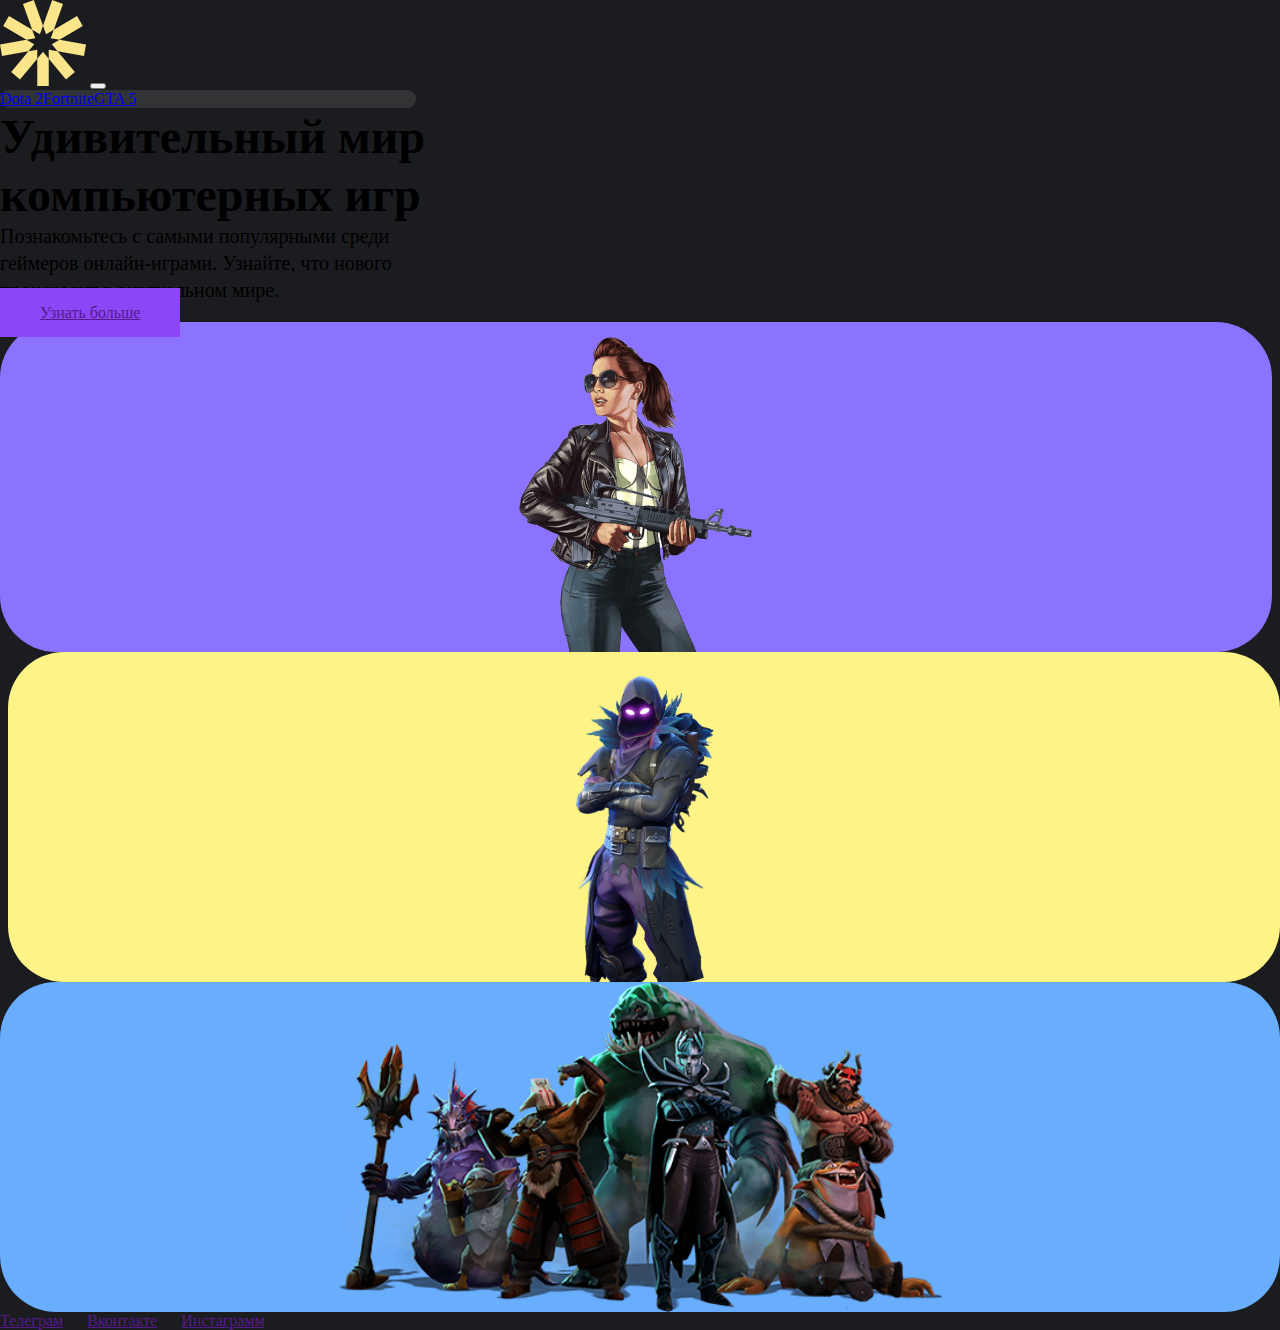
<file: index.html>
<!DOCTYPE html>
<html lang="en">
  <head>
    <meta charset="UTF-8">
    <meta http-equiv="X-UA-Compatible" content="IE=edge">
    <meta name="viewport" content="width=device-width, initial-scale=1.0">
    <title>Главная</title>
    <!-- Bootstrap-->
    <link href="https://cdn.jsdelivr.net/npm/bootstrap@5.2.3/dist/css/bootstrap.min.css" rel="stylesheet" integrity="sha384-rbsA2VBKQhggwzxH7pPCaAqO46MgnOM80zW1RWuH61DGLwZJEdK2Kadq2F9CUG65" crossorigin="anonymous">
    <!-- Свой файл стилей-->
    <link rel="stylesheet" href="style.css">
  </head>
  <body> 
    <div class="container-xl p-0">
      <nav class="navbar navbar-expand-lg menu-bg">
        <div class="container-fluid"><a class="navbar-brand" href="index.html"><img class="logo" src="./img/logo.svg" width="86" height="86" alt=""></a>
          <button class="navbar-toggler menu-btn" type="button" data-bs-toggle="collapse" data-bs-target="#navbarNavAltMarkup" aria-controls="navbarNavAltMarkup" aria-expanded="false" aria-label="Переключатель навигации"><span class="navbar-toggler-icon"></span></button>
          <div class="collapse navbar-collapse justify-content-center" id="navbarNavAltMarkup">
            <div class="navbar-nav navigation"><a class="nav-link text-white fs-5" href="dota.html">Dota 2</a><a class="nav-link text-white fs-5 mx-4" href="fortnite.html">Fortnite</a><a class="nav-link text-white fs-5" href="gta.html">GTA 5</a></div>
          </div>
        </div>
      </nav>
    </div>
    <main>
      <section class="main-content pt-5">
        <div class="container">
          <div class="row">
            <div class="col-xxl-7 col-xl-6 col-lg-6 col-md-12">
              <!-- Колонка для блока с текстом-->
              <div class="hero-section pb-5">
                <h1 class="hero-title text-white m-0">Удивительный мир <br> компьютерных игр</h1>
                <p class="hero-desc text-white my-5">Познакомьтесь с самыми популярными среди<br> геймеров онлайн-играми. Узнайте, что нового <br> происходит в виртуальном мире.</p><a class="btn btn-purple text-white" href="">Узнать больше</a>
              </div>
            </div>
            <div class="col-xxl-5 col-xl-6 col-lg-6 col-md-12">
              <!-- Колонка для карточек с играми-->
              <div class="card-games d-flex flex-column">
                <div class="first-card-row d-flex justify-content-between">
                  <div class="gta-img"><img src="./img/gta.png" alt=""></div>
                  <div class="fortnite-img"><img src="./img/fort.png" alt=""></div>
                </div>
                <div class="dota-img mt-4"><img src="./img/dota.png" alt=""></div>
              </div>
              <!-- // Колонка для карточек с играми-->
            </div>
          </div>
        </div>
      </section>
    </main>
    <footer>
      <div class="footer-content container d-flex justify-content-center mt-5 pb-4"><a class="text-white footer-link" href="">Телеграм</a><a class="text-white footer-link" href="">Вконтакте</a><a class="text-white footer-link" href="">Инстаграмм</a></div>
    </footer>
    <!-- Bootstrap JS-->
    <script src="https://cdn.jsdelivr.net/npm/bootstrap@5.2.3/dist/js/bootstrap.bundle.min.js" crossorigin="anonymous"></script>
  </body>
</html>
</file>
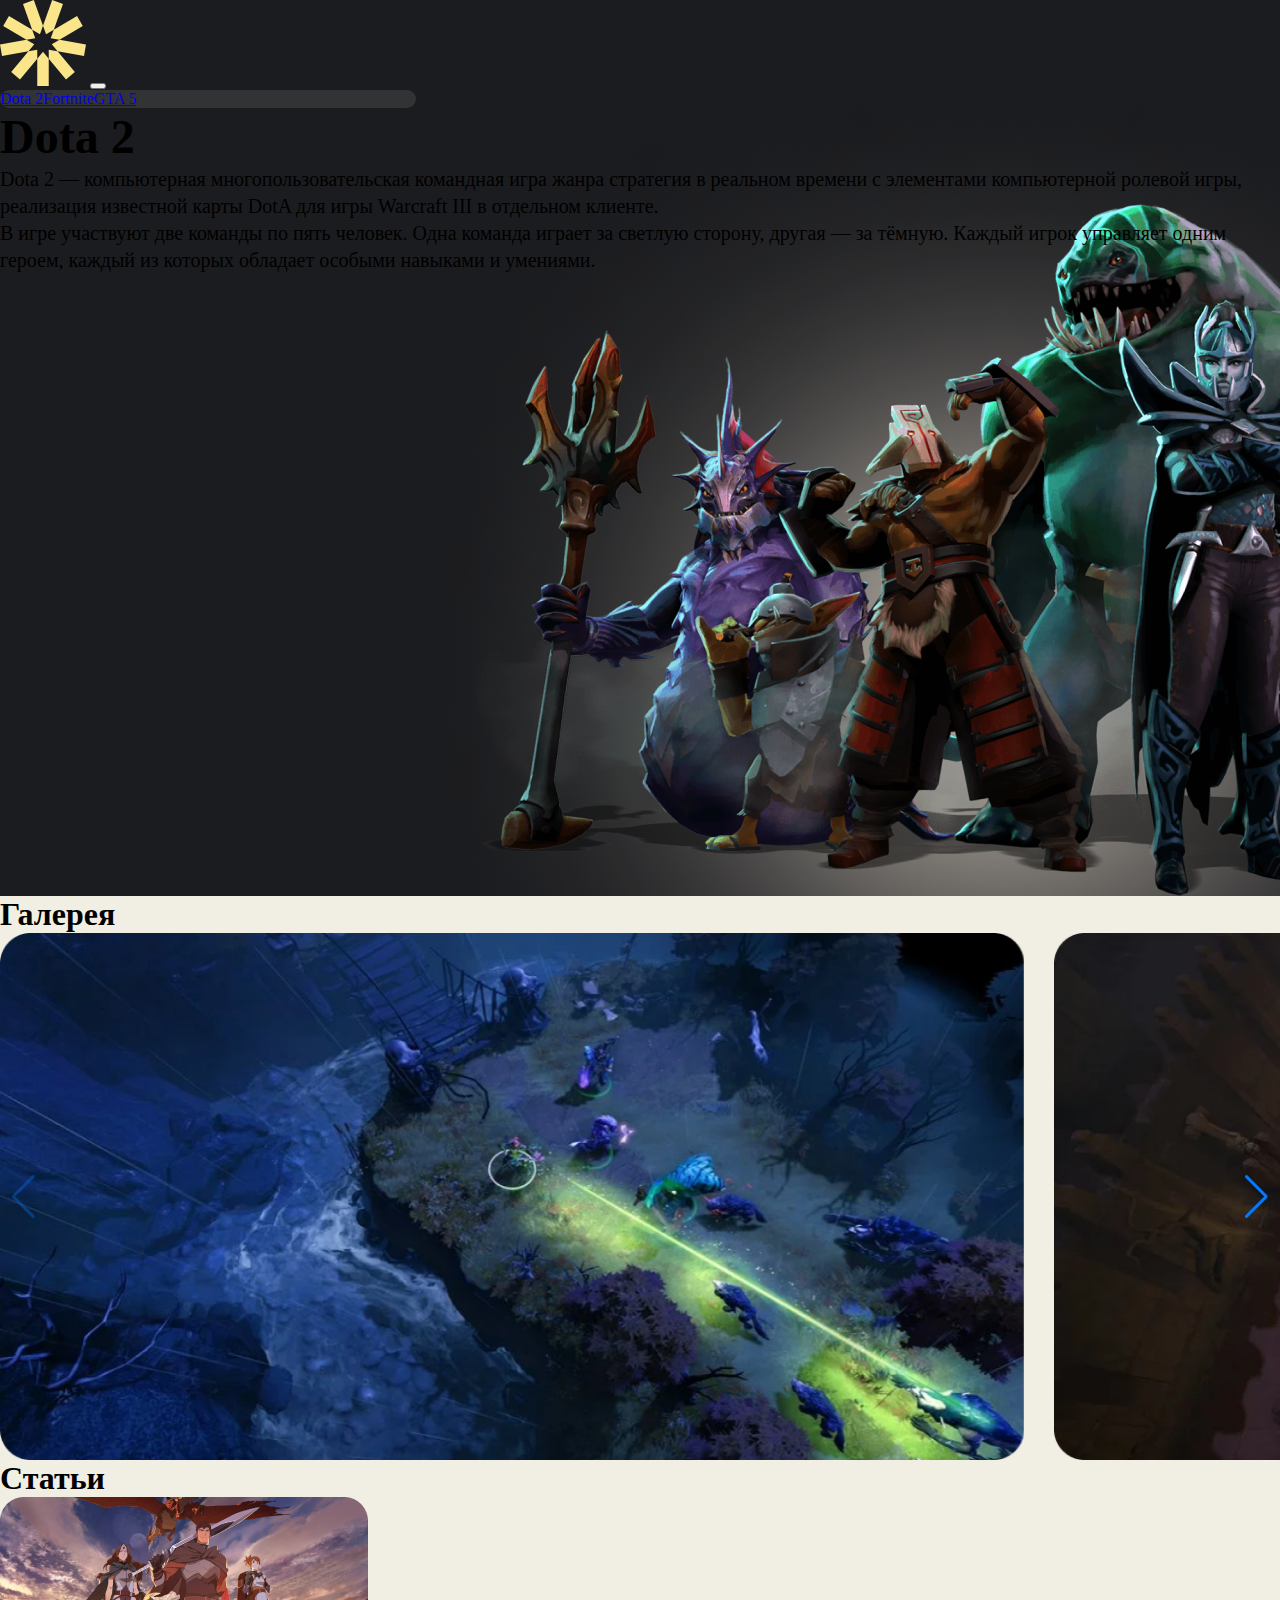
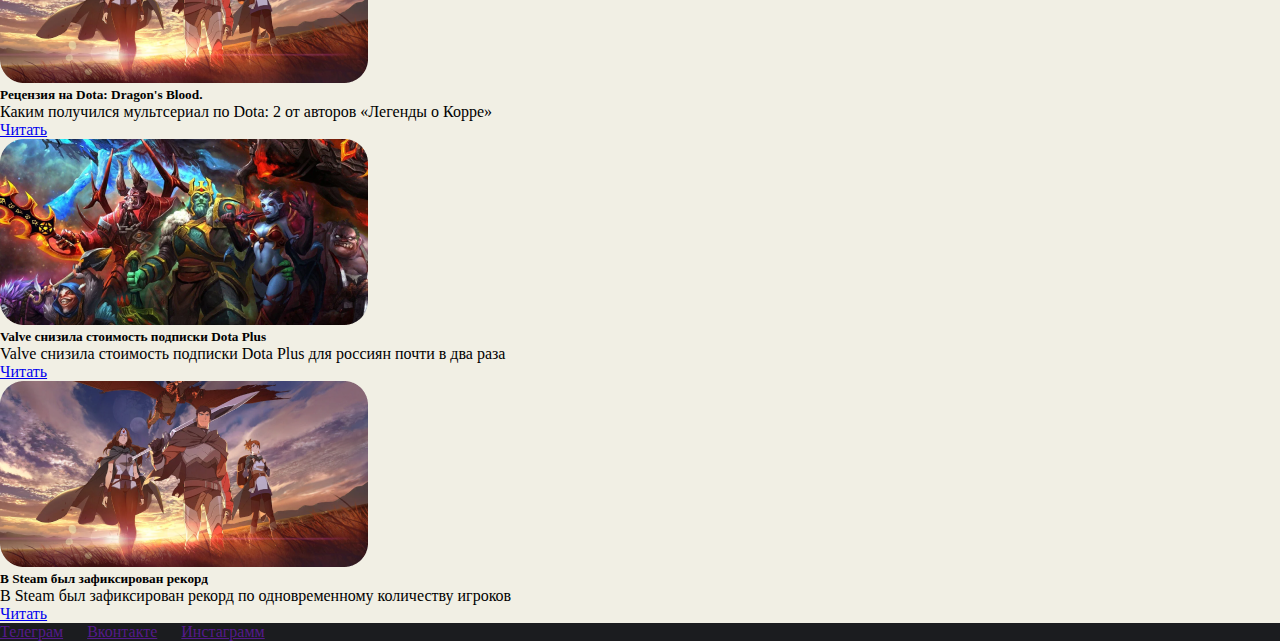
<file: dota.html>
<!DOCTYPE html>
<html lang="en">
  <head>
    <meta charset="UTF-8">
    <meta http-equiv="X-UA-Compatible" content="IE=edge">
    <meta name="viewport" content="width=device-width, initial-scale=1.0">
    <title>Dota 2</title>
    <!-- Swiper CSS-->
    <link rel="stylesheet" href="https://cdn.jsdelivr.net/npm/swiper@8/swiper-bundle.min.css">
    <!-- Bootstrap CSS-->
    <link href="https://cdn.jsdelivr.net/npm/bootstrap@5.2.3/dist/css/bootstrap.min.css" rel="stylesheet" integrity="sha384-rbsA2VBKQhggwzxH7pPCaAqO46MgnOM80zW1RWuH61DGLwZJEdK2Kadq2F9CUG65" crossorigin="anonymous">
    <!-- Свой файл стилей-->
    <link rel="stylesheet" href="style.css">
  </head>
  <body> 
    <div class="container-xl p-0">
      <nav class="navbar navbar-expand-lg menu-bg">
        <div class="container-fluid"><a class="navbar-brand" href="index.html"><img class="logo" src="./img/logo.svg" width="86" height="86" alt=""></a>
          <button class="navbar-toggler menu-btn" type="button" data-bs-toggle="collapse" data-bs-target="#navbarNavAltMarkup" aria-controls="navbarNavAltMarkup" aria-expanded="false" aria-label="Переключатель навигации"><span class="navbar-toggler-icon"></span></button>
          <div class="collapse navbar-collapse justify-content-center" id="navbarNavAltMarkup">
            <div class="navbar-nav navigation"><a class="nav-link text-white fs-5" href="dota.html">Dota 2</a><a class="nav-link text-white fs-5 mx-4" href="fortnite.html">Fortnite</a><a class="nav-link text-white fs-5" href="gta.html">GTA 5</a></div>
          </div>
        </div>
      </nav>
    </div>
    <header>
      <div class="dota-box">
        <div class="container-xl p-0">
          <div class="container">
            <div class="row">
              <div class="col-xxl-6 col-xl-6 col-lg-6 col-md-12">
                <!-- Колонка для блока с текстом-->
                <div class="hero-section pt-5">
                  <h1 class="hero-title text-white m-0">Dota 2</h1>
                  <p class="hero-desc text-white my-5">Dota 2 — компьютерная многопользовательская командная игра жанра стратегия в реальном времени с элементами компьютерной ролевой игры, реализация известной карты DotA для игры Warcraft III в отдельном клиенте.</p>
                  <p class="hero-desc text-white">В игре участвуют две команды по пять человек. Одна команда играет за светлую сторону, другая — за тёмную. Каждый игрок управляет одним героем, каждый из которых обладает особыми навыками и умениями.</p>
                </div>
              </div>
            </div>
          </div>
        </div>
        <div class="img-mobile"><img src="./img/pic/dota-big.png" alt="dota-big"></div>
      </div>
    </header>
    <main>
      <section class="gallery pt-5">
        <div class="container-xl p-0">
          <div class="container">
            <h1 class="gallery-title">Галерея</h1>
            <!-- Swiper-->
            <div class="swiper mySwiper">
              <div class="swiper-wrapper">
                <div class="swiper-slide"><img src="./img/pic/slider/dota-slide-1.png" alt="dota-slide-1"></div>
                <div class="swiper-slide"><img src="./img/pic/slider/dota-slide-2.png" alt="dota-slide-2"></div>
              </div>
              <div class="swiper-button-next"></div>
              <div class="swiper-button-prev"></div>
            </div>
          </div>
        </div>
      </section>
      <section class="articles py-5">
        <div class="container-xl p-0">
          <div class="container">
            <h1 class="gallery-title">Статьи</h1>
            <div class="row">
              <div class="col-md-4">
                <div class="card h-100">
                  <div class="card-body"><img class="card-img-top mb-4" src="./img/pic/articles/dota-article-1.png" alt="dota-article-1">
                    <h5 class="card-title">Рецензия на Dota: Dragon's Blood. </h5>
                    <p class="card-text">Каким получился мультсериал по Dota: 2 от авторов «Легенды о Корре»</p>
                  </div>
                  <div class="card-footer">   <a class="btn btn-primary" href="#">Читать</a></div>
                </div>
              </div>
              <div class="col-md-4">
                <div class="card h-100">
                  <div class="card-body"><img class="card-img-top mb-4" src="./img/pic/articles/dota-article-2.png" alt="dota-article-2">
                    <h5 class="card-title">Valve снизила стоимость подписки Dota Plus</h5>
                    <p class="card-text">Valve снизила стоимость подписки Dota Plus для россиян почти в два раза</p>
                  </div>
                  <div class="card-footer">   <a class="btn btn-primary" href="#">Читать</a></div>
                </div>
              </div>
              <div class="col-md-4">
                <div class="card h-100">
                  <div class="card-body"><img class="card-img-top mb-4" src="./img/pic/articles/dota-article-3.png" alt="dota-article-3">
                    <h5 class="card-title">В Steam был зафиксирован рекорд </h5>
                    <p class="card-text">В Steam был зафиксирован рекорд по одновременному количеству игроков </p>
                  </div>
                  <div class="card-footer">   <a class="btn btn-primary" href="#">Читать</a></div>
                </div>
              </div>
            </div>
          </div>
        </div>
      </section>
    </main>
    <footer>
      <div class="footer-content container d-flex justify-content-center mt-5 pb-4"><a class="text-white footer-link" href="">Телеграм</a><a class="text-white footer-link" href="">Вконтакте</a><a class="text-white footer-link" href="">Инстаграмм</a></div>
    </footer>
    <!-- Swiper JS-->
    <script src="https://cdn.jsdelivr.net/npm/swiper@10/swiper-bundle.min.js"></script>
    <!-- Bootstrap JS-->
    <script src="https://cdn.jsdelivr.net/npm/bootstrap@5.2.3/dist/js/bootstrap.bundle.min.js" crossorigin="anonymous"></script>
    <script src="swiper-slider.js"></script>
  </body>
</html>
</file>
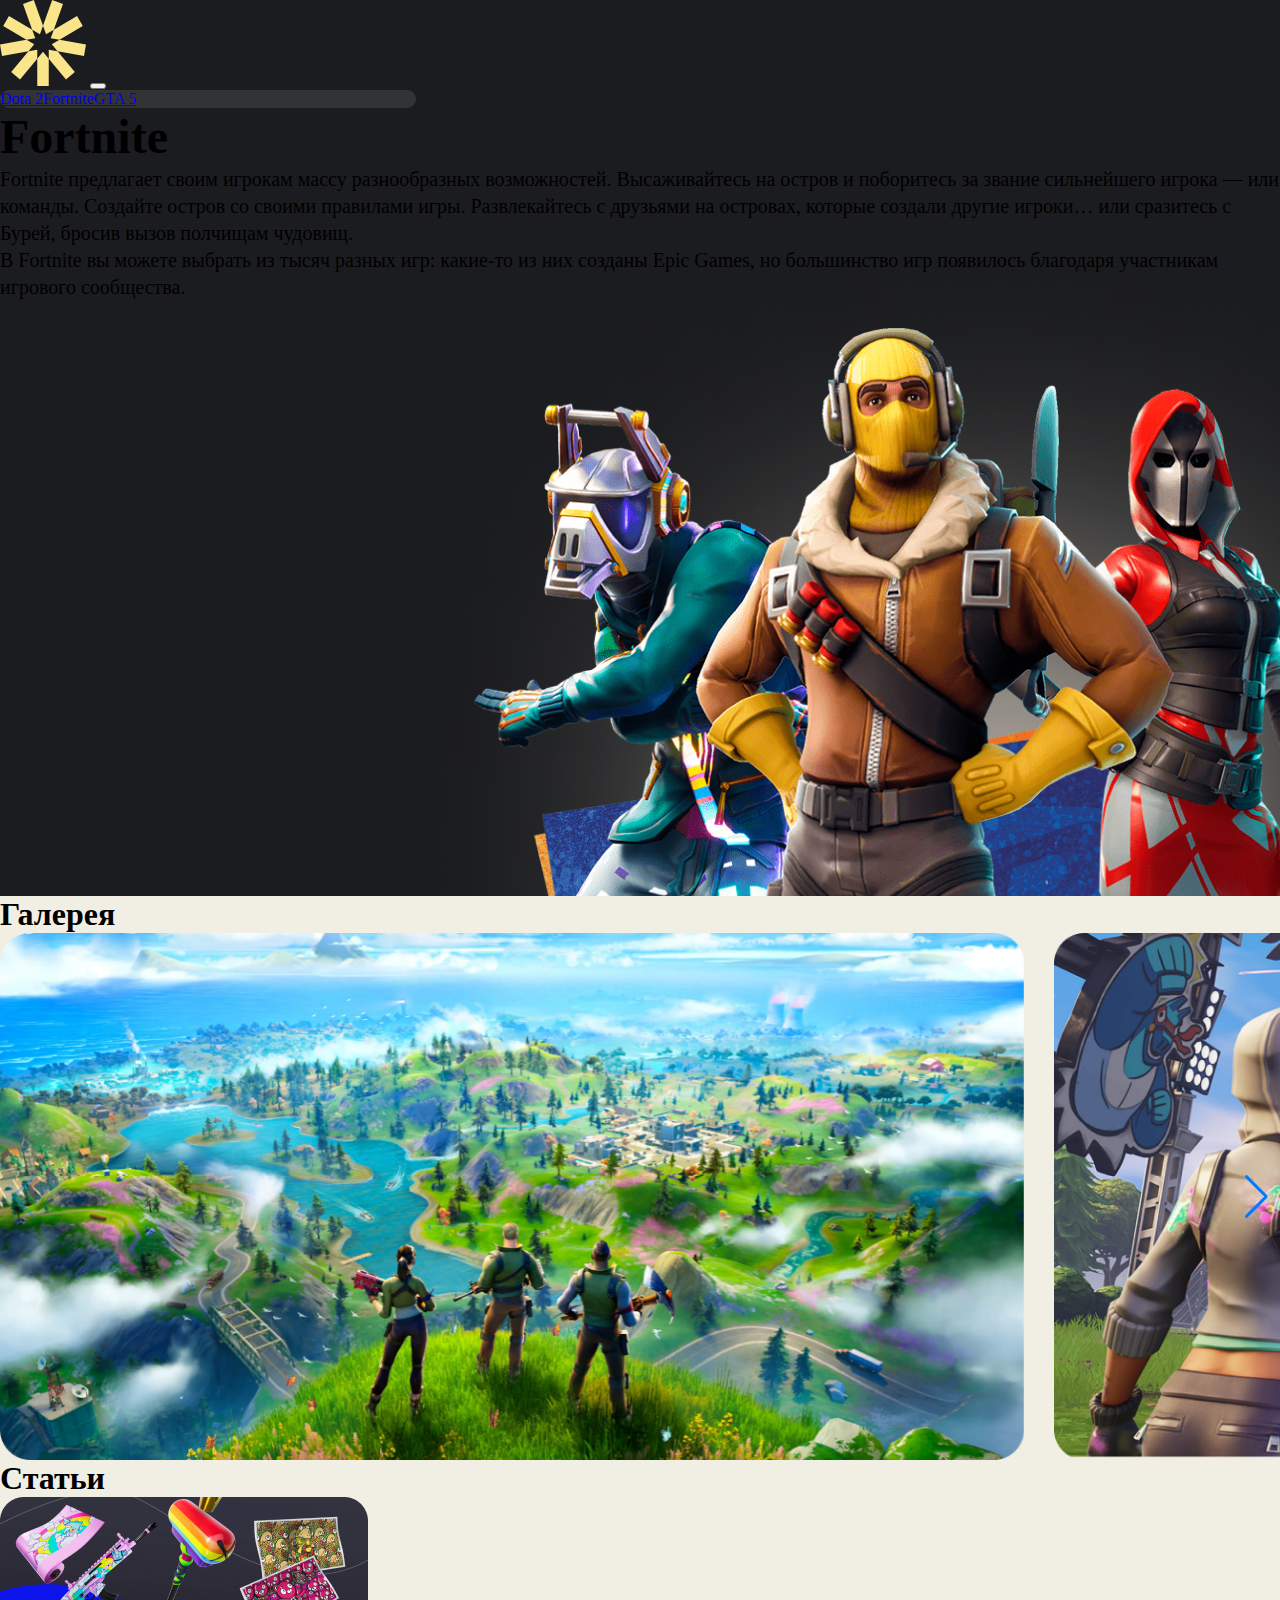
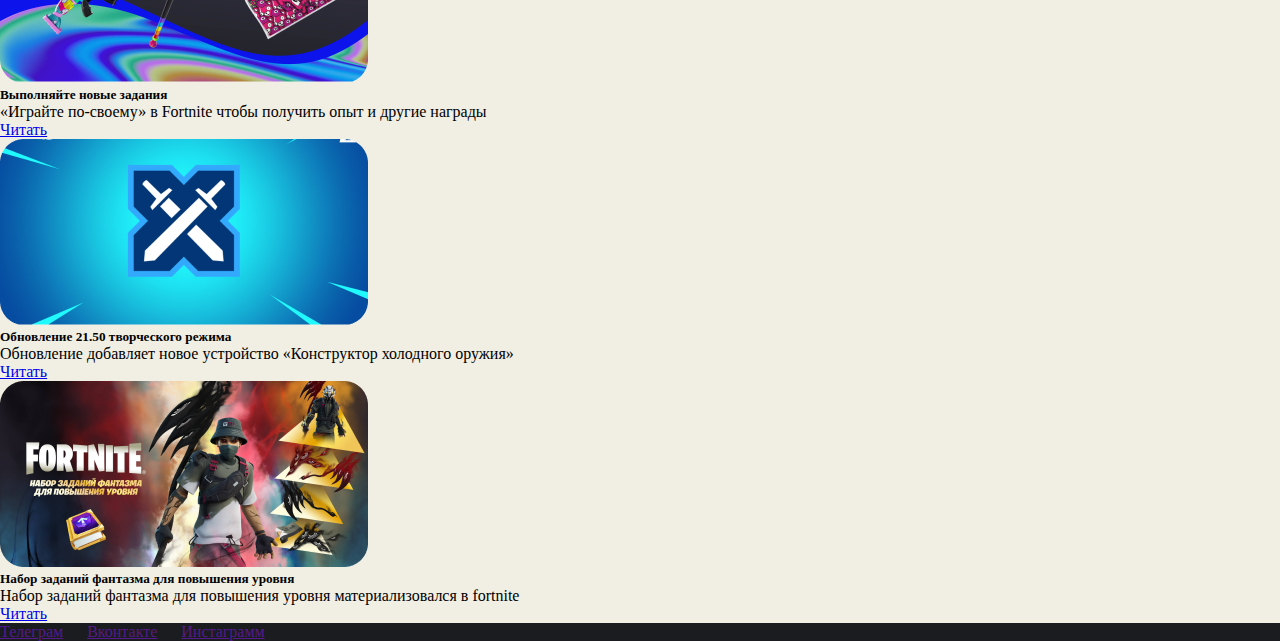
<file: fortnite.html>
<!DOCTYPE html>
<html lang="en">
  <head>
    <meta charset="UTF-8">
    <meta http-equiv="X-UA-Compatible" content="IE=edge">
    <meta name="viewport" content="width=device-width, initial-scale=1.0">
    <title>Fortnite</title>
    <!-- Swiper CSS-->
    <link rel="stylesheet" href="https://cdn.jsdelivr.net/npm/swiper@8/swiper-bundle.min.css">
    <!-- Bootstrap CSS-->
    <link href="https://cdn.jsdelivr.net/npm/bootstrap@5.2.3/dist/css/bootstrap.min.css" rel="stylesheet" integrity="sha384-rbsA2VBKQhggwzxH7pPCaAqO46MgnOM80zW1RWuH61DGLwZJEdK2Kadq2F9CUG65" crossorigin="anonymous">
    <!-- Свой файл стилей-->
    <link rel="stylesheet" href="style.css">
  </head>
  <body> 
    <div class="container-xl p-0">
      <nav class="navbar navbar-expand-lg menu-bg">
        <div class="container-fluid"><a class="navbar-brand" href="index.html"><img class="logo" src="./img/logo.svg" width="86" height="86" alt=""></a>
          <button class="navbar-toggler menu-btn" type="button" data-bs-toggle="collapse" data-bs-target="#navbarNavAltMarkup" aria-controls="navbarNavAltMarkup" aria-expanded="false" aria-label="Переключатель навигации"><span class="navbar-toggler-icon"></span></button>
          <div class="collapse navbar-collapse justify-content-center" id="navbarNavAltMarkup">
            <div class="navbar-nav navigation"><a class="nav-link text-white fs-5" href="dota.html">Dota 2</a><a class="nav-link text-white fs-5 mx-4" href="fortnite.html">Fortnite</a><a class="nav-link text-white fs-5" href="gta.html">GTA 5</a></div>
          </div>
        </div>
      </nav>
    </div>
    <header>
      <div class="fortnite-box">
        <div class="container-xl p-0">
          <div class="container">
            <div class="row">
              <div class="col-xxl-6 col-xl-6 col-lg-6 col-md-12">
                <!-- Колонка для блока с текстом-->
                <div class="hero-section pt-5">
                  <h1 class="hero-title text-white m-0">Fortnite</h1>
                  <p class="hero-desc text-white my-5">Fortnite предлагает своим игрокам массу разнообразных возможностей. Высаживайтесь на остров и поборитесь за звание сильнейшего игрока — или команды. Создайте остров со своими правилами игры. Развлекайтесь с друзьями на островах, которые создали другие игроки… или сразитесь с Бурей, бросив вызов полчищам чудовищ.</p>
                  <p class="hero-desc text-white">В Fortnite вы можете выбрать из тысяч разных игр: какие-то из них созданы Epic Games, но большинство игр появилось благодаря участникам игрового сообщества. </p>
                </div>
              </div>
            </div>
          </div>
        </div>
        <div class="img-mobile"><img src="./img/pic/fortnite-big.png" alt="fortnite-big"></div>
      </div>
    </header>
    <main>
      <section class="gallery pt-5">           
        <div class="container-xl p-0">
          <div class="container">
            <h1 class="gallery-title">Галерея</h1>
            <!-- Swiper-->
            <div class="swiper mySwiper">
              <div class="swiper-wrapper">
                <div class="swiper-slide"><img src="./img/pic/slider/fortnite-slide-1.png" alt="fortnite-slide-1"></div>
                <div class="swiper-slide"><img src="./img/pic/slider/fortnite-slide-2.png" alt="fortnite-slide-2"></div>
              </div>
              <div class="swiper-button-next"></div>
              <div class="swiper-button-prev"></div>
            </div>
          </div>
        </div>
      </section>
      <section class="articles py-5">
        <div class="container-xl p-0">
          <div class="container">
            <h1 class="gallery-title">Статьи</h1>
            <div class="row">
              <div class="col-md-4">
                <div class="card h-100">
                  <div class="card-body"><img class="card-img-top mb-4" src="./img/pic/articles/fortnite-article-1.png" alt="fortnite-article-1">
                    <h5 class="card-title">Выполняйте новые задания</h5>
                    <p class="card-text">«Играйте по-своему» в Fortnite чтобы получить опыт и другие награды</p>
                  </div>
                  <div class="card-footer">   <a class="btn btn-primary" href="#">Читать</a></div>
                </div>
              </div>
              <div class="col-md-4">
                <div class="card h-100">
                  <div class="card-body"><img class="card-img-top mb-4" src="./img/pic/articles/fortnite-article-2.png" alt="fortnite-article-2">
                    <h5 class="card-title">Обновление 21.50 творческого режима </h5>
                    <p class="card-text">Обновление добавляет новое устройство «Конструктор холодного оружия»</p>
                  </div>
                  <div class="card-footer">   <a class="btn btn-primary" href="#">Читать</a></div>
                </div>
              </div>
              <div class="col-md-4">
                <div class="card h-100">
                  <div class="card-body"><img class="card-img-top mb-4" src="./img/pic/articles/fortnite-article-3.png" alt="fortnite-article-3">
                    <h5 class="card-title">Набор заданий фантазма для повышения уровня</h5>
                    <p class="card-text">Набор заданий фантазма для повышения уровня материализовался в fortnite </p>
                  </div>
                  <div class="card-footer">   <a class="btn btn-primary" href="#">Читать</a></div>
                </div>
              </div>
            </div>
          </div>
        </div>
      </section>
    </main>
    <footer>
      <div class="footer-content container d-flex justify-content-center mt-5 pb-4"><a class="text-white footer-link" href="">Телеграм</a><a class="text-white footer-link" href="">Вконтакте</a><a class="text-white footer-link" href="">Инстаграмм</a></div>
    </footer>
    <!-- Swiper JS-->
    <script src="https://cdn.jsdelivr.net/npm/swiper@10/swiper-bundle.min.js"></script>
    <!-- Bootstrap JS-->
    <script src="https://cdn.jsdelivr.net/npm/bootstrap@5.2.3/dist/js/bootstrap.bundle.min.js" crossorigin="anonymous"></script>
    <script src="swiper-slider.js"></script>
  </body>
</html>
</file>
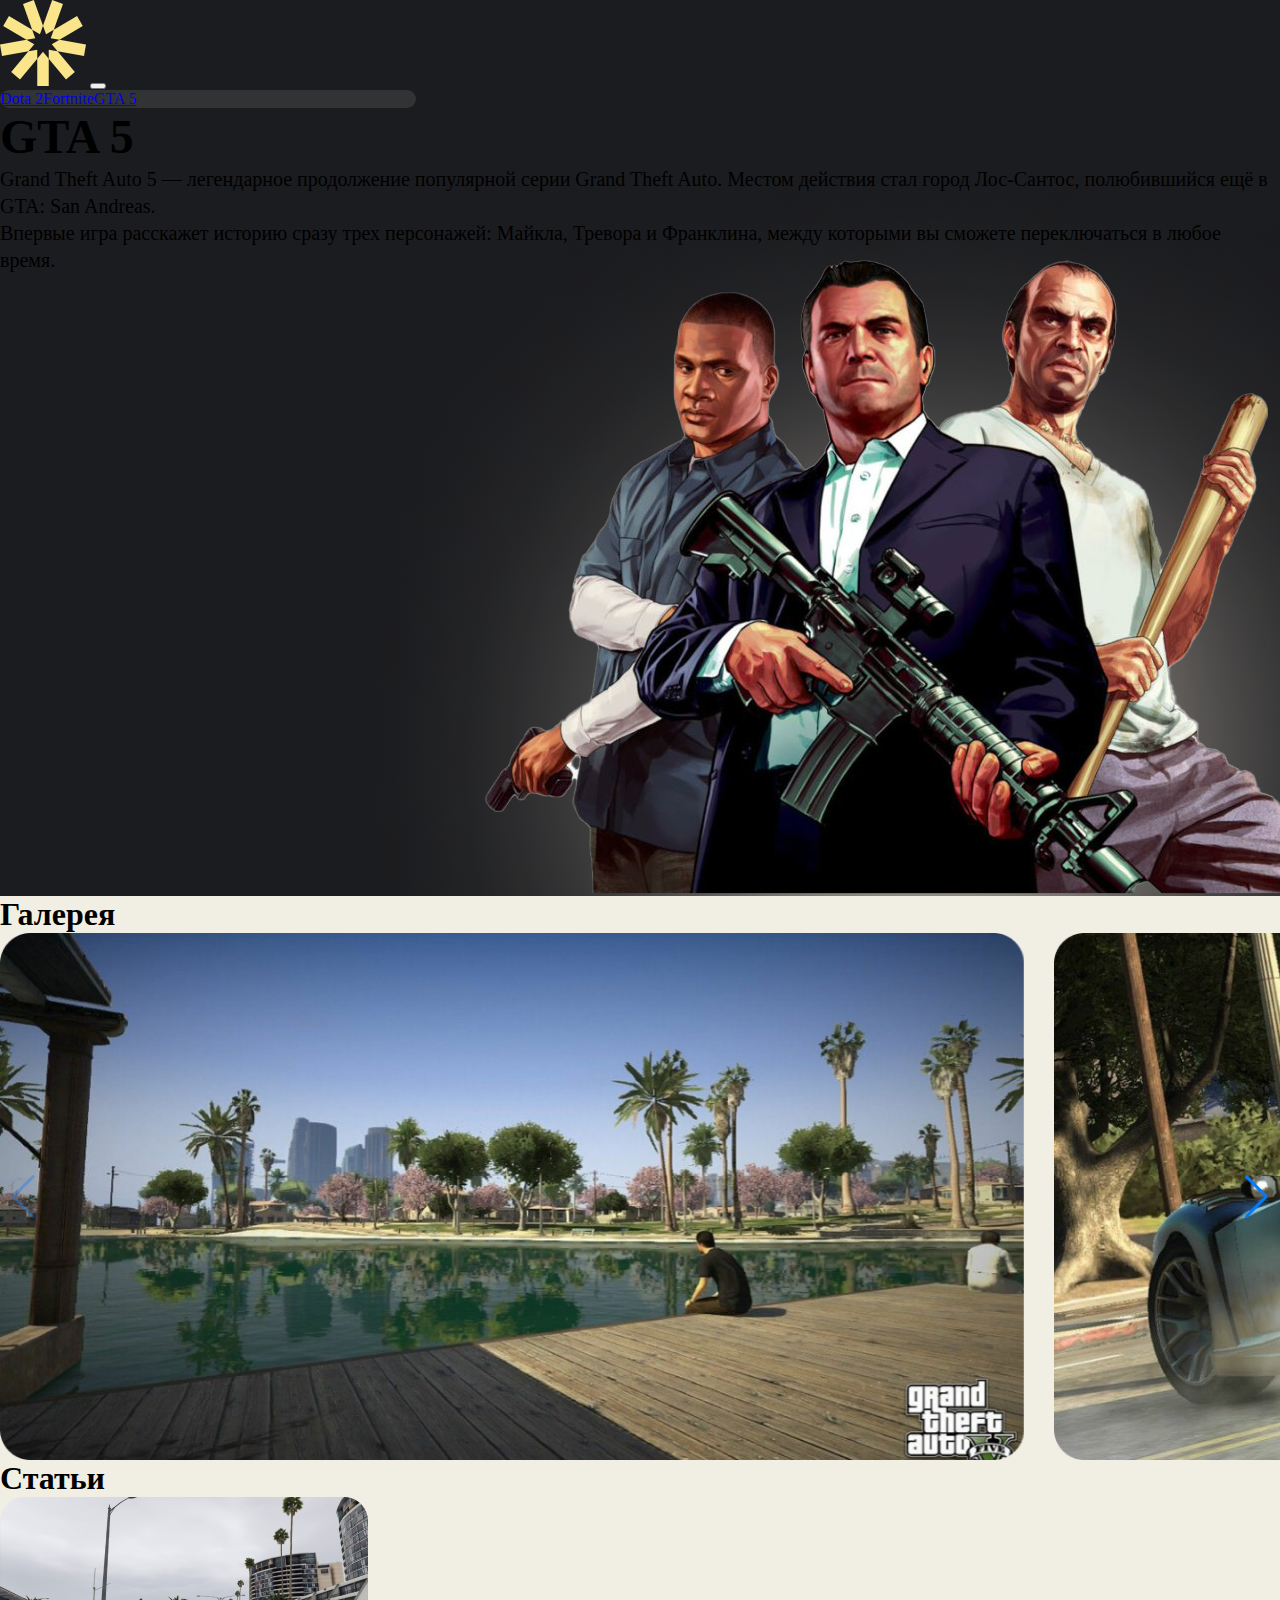
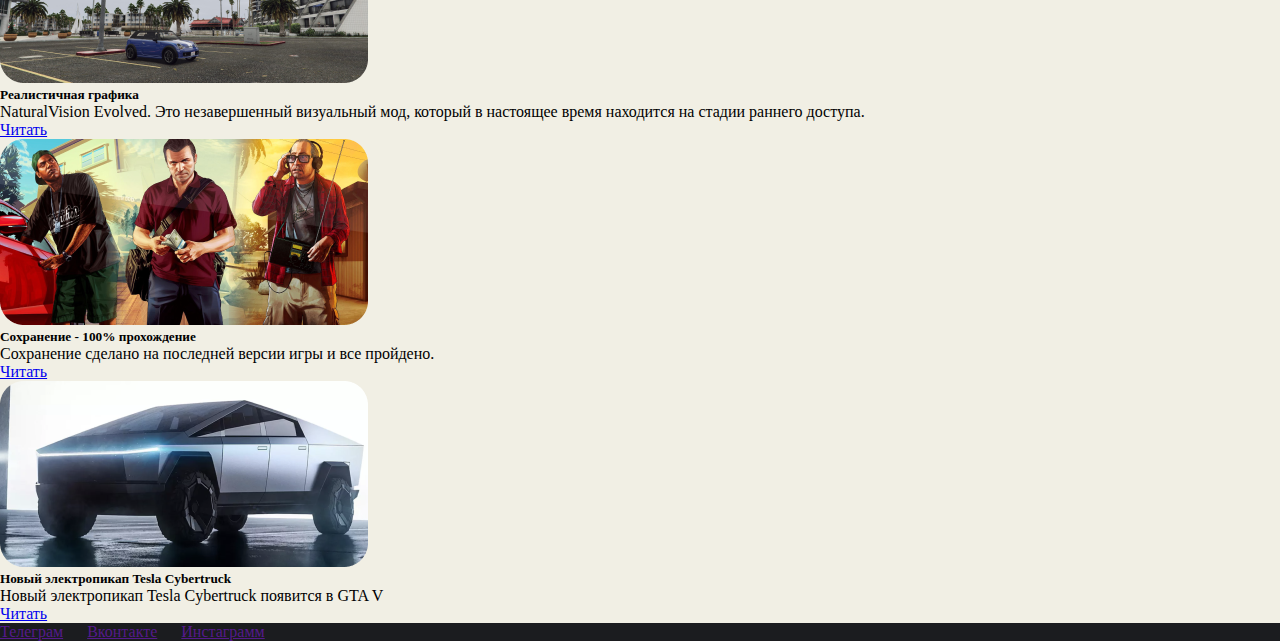
<file: gta.html>
<!DOCTYPE html>
<html lang="en">
  <head>
    <meta charset="UTF-8">
    <meta http-equiv="X-UA-Compatible" content="IE=edge">
    <meta name="viewport" content="width=device-width, initial-scale=1.0">
    <title>GTA 5</title>
    <!-- Swiper CSS-->
    <link rel="stylesheet" href="https://cdn.jsdelivr.net/npm/swiper@8/swiper-bundle.min.css">
    <!-- Bootstrap CSS-->
    <link href="https://cdn.jsdelivr.net/npm/bootstrap@5.2.3/dist/css/bootstrap.min.css" rel="stylesheet" integrity="sha384-rbsA2VBKQhggwzxH7pPCaAqO46MgnOM80zW1RWuH61DGLwZJEdK2Kadq2F9CUG65" crossorigin="anonymous">
    <!-- Свой файл стилей-->
    <link rel="stylesheet" href="style.css">
  </head>
  <body> 
    <div class="container-xl p-0">
      <nav class="navbar navbar-expand-lg menu-bg">
        <div class="container-fluid"><a class="navbar-brand" href="index.html"><img class="logo" src="./img/logo.svg" width="86" height="86" alt=""></a>
          <button class="navbar-toggler menu-btn" type="button" data-bs-toggle="collapse" data-bs-target="#navbarNavAltMarkup" aria-controls="navbarNavAltMarkup" aria-expanded="false" aria-label="Переключатель навигации"><span class="navbar-toggler-icon"></span></button>
          <div class="collapse navbar-collapse justify-content-center" id="navbarNavAltMarkup">
            <div class="navbar-nav navigation"><a class="nav-link text-white fs-5" href="dota.html">Dota 2</a><a class="nav-link text-white fs-5 mx-4" href="fortnite.html">Fortnite</a><a class="nav-link text-white fs-5" href="gta.html">GTA 5</a></div>
          </div>
        </div>
      </nav>
    </div>
    <header>
      <div class="gta-box">
        <div class="container-xl p-0">
          <div class="container">
            <div class="row">
              <div class="col-xxl-6 col-xl-6 col-lg-6 col-md-12">
                <!-- Колонка для блока с текстом-->
                <div class="hero-section pt-5">
                  <h1 class="hero-title text-white m-0">GTA 5</h1>
                  <p class="hero-desc text-white my-5">Grand Theft Auto 5 — легендарное продолжение популярной серии Grand Theft Auto. Местом действия стал город Лос-Сантос, полюбившийся ещё в GTA: San Andreas. </p>
                  <p class="hero-desc text-white">Впервые игра расскажет историю сразу трех персонажей: Майкла, Тревора и Франклина, между которыми вы сможете переключаться в любое время. </p>
                </div>
              </div>
            </div>
          </div>
        </div>
        <div class="img-mobile"><img src="./img/pic/gta-big.png" alt="gta-big"></div>
      </div>
    </header>
    <main>
      <section class="gallery pt-5">           
        <div class="container-xl p-0">
          <div class="container">
            <h1 class="gallery-title">Галерея</h1>
            <!-- Swiper-->
            <div class="swiper mySwiper">
              <div class="swiper-wrapper">
                <div class="swiper-slide"><img src="./img/pic/slider/gta-slide-1.png" alt="gta-slide-1"></div>
                <div class="swiper-slide"><img src="./img/pic/slider/gta-slide-2.png" alt="gta-slide-2"></div>
              </div>
              <div class="swiper-button-next"></div>
              <div class="swiper-button-prev"></div>
            </div>
          </div>
        </div>
      </section>
      <section class="articles py-5">
        <div class="container-xl p-0">
          <div class="container">
            <h1 class="gallery-title">Статьи</h1>
            <div class="row">
              <div class="col-md-4">
                <div class="card h-100">
                  <div class="card-body"><img class="card-img-top mb-4" src="./img/pic/articles/gta-article-1.png" alt="gta-article-1">
                    <h5 class="card-title">Реалистичная графика</h5>
                    <p class="card-text">NaturalVision Evolved. Это незавершенный визуальный мод, который в настоящее время находится на стадии раннего доступа.</p>
                  </div>
                  <div class="card-footer">   <a class="btn btn-primary" href="#">Читать</a></div>
                </div>
              </div>
              <div class="col-md-4">
                <div class="card h-100">
                  <div class="card-body"><img class="card-img-top mb-4" src="./img/pic/articles/gta-article-2.png" alt="gta-article-2">
                    <h5 class="card-title">Сохранение - 100% прохождение</h5>
                    <p class="card-text">Сохранение сделано на последней версии игры и все пройдено.</p>
                  </div>
                  <div class="card-footer">   <a class="btn btn-primary" href="#">Читать</a></div>
                </div>
              </div>
              <div class="col-md-4">
                <div class="card h-100">
                  <div class="card-body"><img class="card-img-top mb-4" src="./img/pic/articles/gta-article-3.png" alt="gta-article-3">
                    <h5 class="card-title">Новый электропикап Tesla Cybertruck </h5>
                    <p class="card-text">Новый электропикап Tesla Cybertruck появится в GTA V </p>
                  </div>
                  <div class="card-footer">   <a class="btn btn-primary" href="#">Читать</a></div>
                </div>
              </div>
            </div>
          </div>
        </div>
      </section>
    </main>
    <footer>
      <div class="footer-content container d-flex justify-content-center mt-5 pb-4"><a class="text-white footer-link" href="">Телеграм</a><a class="text-white footer-link" href="">Вконтакте</a><a class="text-white footer-link" href="">Инстаграмм</a></div>
    </footer>
    <!-- Swiper JS-->
    <script src="https://cdn.jsdelivr.net/npm/swiper@10/swiper-bundle.min.js"></script>
    <!-- Bootstrap JS-->
    <script src="https://cdn.jsdelivr.net/npm/bootstrap@5.2.3/dist/js/bootstrap.bundle.min.js" crossorigin="anonymous"></script>
    <script src="swiper-slider.js"></script>
  </body>
</html>
</file>
<file: style.css>
* {
    margin: 0;
    box-sizing: border-box;
}

body {
    background: #1b1c1f;
}

.navigation {
    background-color: #323335;
    border-radius: 24px;
    width: 416px;
    justify-content: center;
}

.logo {
    animation-name: rotation;
    animation-duration: 8s;
    animation-iteration-count: infinite;
    animation-timing-function: linear;
}

.logo:hover {
    animation-play-state: paused;
}

@keyframes rotation {
    0% {
        transform: rotate(0deg);
    }
    100% {
        transform: rotate(360deg);
    }
}

.hero-title {
    font-size: 64px;
    line-height: 1.2;
}

.hero-desc {
    line-height: 1.35;
    font-size: 24px;
}

.btn-purple {
    background-color: #8d46f6;
    padding: 16px 40px;
    transition: background 0.2s ease-in-out;
}

.btn-purple:hover {
    background-color: #753dca;
}

.gta-img {
    flex: 1.5;
    height: 330px;
    display: flex;
    justify-content: center;
    align-items: flex-end;
    border-radius: 56px;
    margin-right: 8px;
    background-color: #8b72ff;
    transition: 0.2s ease-in;
}

.gta-img:hover {
    background-color: #8d46f6;
}

.fortnite-img {
    flex: 1;
    height: 330px;
    display: flex;
    justify-content: center;
    align-items: flex-end;
    border-radius: 56px;
    margin-left: 8px;
    background-color: #fdf386;
    transition: 0.2s ease-in;
    overflow-y: clip;
}

.fortnite-img:hover {
    background-color: #71e66e;
}

.dota-box {
    height: calc(100vh - 112px);
    background-image: url("./img/pic/dota-big.png");
    background-repeat: no-repeat;
    background-position: bottom right;
    box-sizing: contain;
}

.gta-box {
    height: calc(100vh - 112px);
    background-image: url("./img/pic/gta-big.png");
    background-repeat: no-repeat;
    background-position: bottom right;
    box-sizing: contain;
}

.fortnite-box {
    height: calc(100vh - 112px);
    background-image: url("./img/pic/fortnite-big.png");
    background-repeat: no-repeat;
    background-position: bottom right;
    box-sizing: contain;
}

.img-mobile {
    display: none;
}

.dota-img {
    width: 100%;
    height: 330px;
    display: flex;
    justify-content: center;
    align-items: flex-end;
    border-radius: 56px;
    background-color: #69adfd;
    transition: 0.2s ease-in;
    overflow-y: clip;
}

.dota-img img {
    object-fit: contain;
    width: 100%;
    object-position: center;
    height: 100%;
}

.dota-img:hover {
    background-color: #fcb8ff;
}

.gallery,
.articles {
    background-color: #F1EFE4;
}

.swiper {
    width: 100%;
    height: 100%;
}

.swiper-slide {
    text-align: center;
    font-size: 18px;
    background: #fff;
    background: transparent;
    display: flex;
    align-items: center;
}

.swiper-slide img {
    display: block;
    width: 100%;
    height: 100%;
    object-fit: cover;
}

.swiper-slide {
    width: 80%;
}

.footer-link:nth-child(2) {
    margin: 0 24px;
}

.card-footer {
    border: none;
}

@media (max-width: 1400px) {
    .hero-title {
        font-size: 48px;
    }
    .hero-desc {
        font-size: 20px;
    }
}

@media (max-width: 991px) {
    .menu-bg {
        background-color: #323335;
    }
    .menu-btn {
        background-color: #fff;
    }
    .nav-link:nth-child(2) {
        margin: 0 !important;
    }
    .btn-purple {
        display: block;
    }
    .dota-box,
    .fortnite-box,
    .gta-box {
        height: 100%;
        background-image: none;
    }
    .img-mobile {
        display: flex;
        justify-content: flex-end;
    }
    .img-mobile img {
        width: 450px;
    }
}

@media (max-width: 420px) {
    .first-card-row {
        flex-direction: column;
    }
    .gta-img {
        margin-right: 0;
        margin-bottom: 24px;
    }
    .fortnite-img {
        margin: 0;
    }
    .hero-title {
        font-size: 38px;
    }
    .footer-content {
        flex-direction: column;
    }
    .footer-link:nth-child(2) {
        margin: 0;
    }
    .img-mobile img {
        width: 350px;
    }
}
</file>
